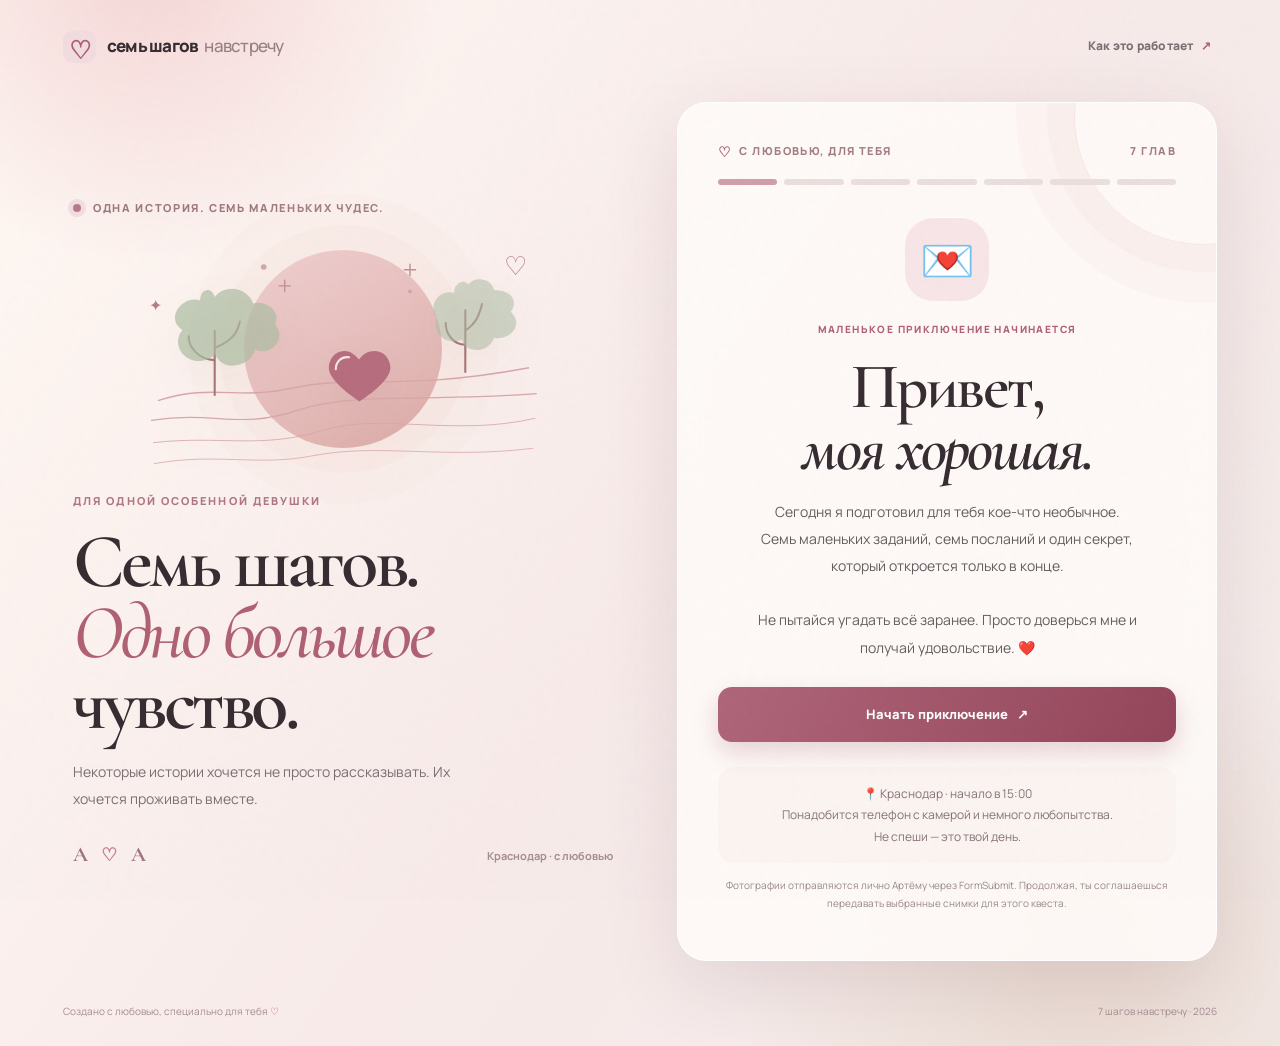
<file: index.html>
<!doctype html>
<html lang="ru">
<head>
  <meta charset="utf-8">
  <meta name="viewport" content="width=device-width, initial-scale=1, viewport-fit=cover">
  <meta name="theme-color" content="#f8efec">
  <meta name="robots" content="noindex, nofollow">
  <meta name="description" content="Семь маленьких шагов к большому чувству. Особенный день для Алины.">
  <title>7 шагов навстречу · Только для Алины ♡</title>
  <link rel="preconnect" href="https://fonts.googleapis.com">
  <link rel="preconnect" href="https://fonts.gstatic.com" crossorigin>
  <link href="https://fonts.googleapis.com/css2?family=Cormorant+Garamond:wght@400;500;600;700&family=Manrope:wght@400;500;600;700;800&display=swap" rel="stylesheet">
  <link rel="stylesheet" href="styles.css">
  <script defer src="config.js"></script>
  <script defer src="app.js"></script>
</head>
<body>
  <div class="ambient ambient-one" aria-hidden="true"></div>
  <div class="ambient ambient-two" aria-hidden="true"></div>
  <div class="grain" aria-hidden="true"></div>
  <header class="site-header">
    <a class="wordmark" href="./" aria-label="7 шагов навстречу, главная страница"><span class="wordmark-symbol">♡</span> семь шагов <span class="wordmark-light">навстречу</span></a>
    <button type="button" class="help-link" id="openHelp">Как это работает <span aria-hidden="true">↗</span></button>
  </header>

  <main class="shell">
    <aside class="story" aria-label="Украшение квеста">
      <div class="story-top"><span class="pill-dot"></span> Одна история. Семь маленьких чудес.</div>
      <div class="story-illustration" aria-hidden="true">
        <span class="story-sun"></span>
        <svg class="landscape" viewBox="0 0 540 400" fill="none" xmlns="http://www.w3.org/2000/svg">
          <path d="M5 261C80 236 120 260 192 244C289 222 347 249 535 214" stroke="#D8A5A8" stroke-width="2"/>
          <path d="M-5 289C94 275 118 304 210 273C290 249 383 263 546 251" stroke="#D8A5A8" stroke-width="1.7"/>
          <path d="M-2 321C93 310 152 331 242 303C322 278 430 313 544 286" stroke="#D8A5A8" stroke-width="1.2"/>
          <path d="M-1 351C91 335 145 355 224 340C322 321 407 345 541 329" stroke="#D8A5A8" stroke-width="1.1"/>
          <path d="M86 253V161M85 203C61 201 48 183 49 169M87 185C114 174 119 161 122 148" stroke="#A67674" stroke-width="3" stroke-linecap="round"/>
          <path d="M86 113C100 94 132 98 141 122C157 117 182 132 172 152C192 175 162 198 144 188C137 213 97 221 87 195C54 222 19 185 40 160C13 142 43 109 65 118C66 98 83 99 86 113Z" fill="#ACBCA2" opacity=".7"/>
          <path d="M444 220V132M444 181C427 181 416 166 416 150M445 160C461 149 464 137 468 123" stroke="#A67674" stroke-width="3" stroke-linecap="round"/>
          <path d="M448 95C459 82 482 87 485 103C510 103 520 119 509 134C530 155 504 176 485 171C477 194 445 194 439 174C417 183 396 165 403 143C389 121 410 101 428 107C427 94 443 86 448 95Z" fill="#ACBCA2" opacity=".55"/>
          <path d="M249 214C249 202 258 190 271 190C282 190 287 197 292 202C298 195 304 190 315 190C328 190 337 202 337 214C337 235 293 262 293 262C293 262 249 235 249 214Z" fill="#B66D7D"/>
          <path d="M278 199C267 197 259 206 259 216" stroke="#F8E6E2" stroke-width="3" stroke-linecap="round"/>
          <circle cx="156" cy="70" r="4" fill="#D2A6A7"/><circle cx="365" cy="105" r="3" fill="#D2A6A7"/>
          <path d="M365 66V82M357 74H373M186 89V105M178 97H194" stroke="#C78C92" stroke-width="2" stroke-linecap="round"/>
        </svg>
        <span class="floating-heart heart-a">♡</span>
        <span class="floating-heart heart-b">✦</span>
      </div>
      <div class="story-copy">
        <span class="overline">для одной особенной девушки</span>
        <h1>Семь шагов.<br><em>Одно большое</em><br>чувство.</h1>
        <p>Некоторые истории хочется не просто рассказывать. Их хочется проживать вместе.</p>
      </div>
      <div class="story-bottom"><span class="story-monogram">А <span>♡</span> А</span><span>Краснодар · с любовью</span></div>
    </aside>

    <section class="quest-card" aria-label="Романтический квест">
      <div id="app" aria-live="polite"><p class="loading-message">Открываем твою историю…</p></div>
    </section>
  </main>

  <footer class="site-footer"><span>Создано с любовью, специально для тебя <span aria-hidden="true">♡</span></span><span>7 шагов навстречу · 2026</span></footer>

  <dialog id="helpDialog" class="help-dialog" aria-labelledby="helpTitle">
    <div class="dialog-content">
      <button type="button" class="dialog-close" id="closeHelp" aria-label="Закрыть справку">×</button>
      <span class="overline">маленькая подсказка</span>
      <h2 id="helpTitle">Как устроено приключение?</h2>
      <p>Тебе будут открываться задания — строго по одному. После выполнения выбери фотографию и отправь её через специальную форму.</p>
      <p>Фото попадёт Артёму на почту через сервис FormSubmit. Отправка откроется в отдельной вкладке, а после её успешного завершения появится новое послание. Если сервис недоступен, можно отправить фото Артёму напрямую.</p>
      <p>Если случайно закроешь страницу, просто снова открой ссылку: прогресс останется на этом устройстве. Фотографии сам сайт не сохраняет.</p>
      <button type="button" class="button button-primary button-full" id="gotIt">Всё понятно ♡</button>
    </div>
  </dialog>
</body>
</html>
</file>
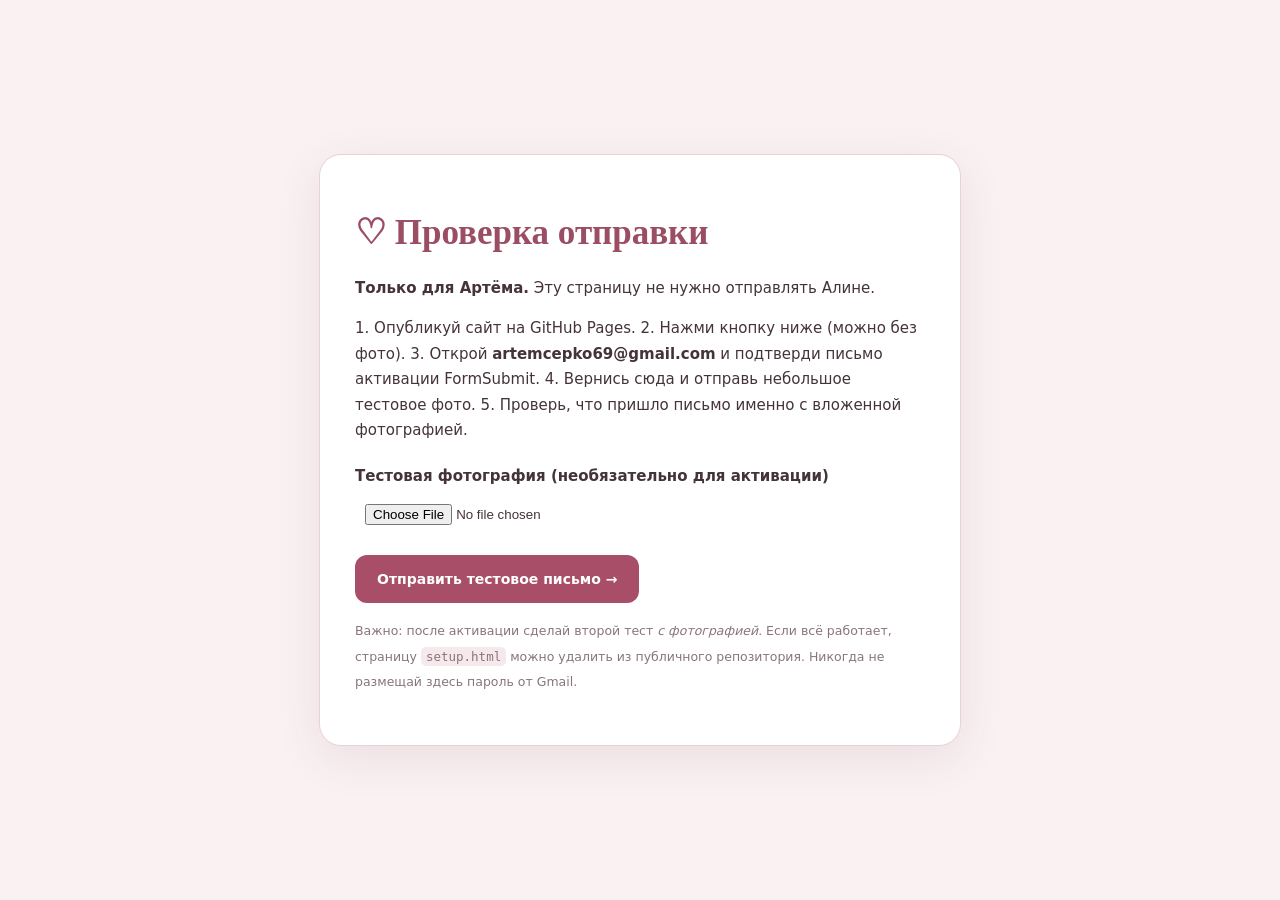
<file: setup.html>
<!doctype html>
<html lang="ru"><head><meta charset="utf-8"><meta name="viewport" content="width=device-width, initial-scale=1"><meta name="robots" content="noindex,nofollow"><title>Проверка писем · Для организатора</title><style>body{font:15px/1.7 system-ui,sans-serif;background:#f9f1f2;color:#45333b;margin:0;min-height:100vh;display:grid;place-items:center}main{max-width:570px;padding:35px;border:1px solid #ead0d8;background:#fff;border-radius:22px;box-shadow:0 12px 45px #7d44521a;margin:15px}h1{font:600 35px/1.1 Georgia,serif;color:#9a4d63}label{display:block;margin:20px 0 5px;font-weight:700}input{max-width:100%;padding:10px}button{display:block;background:#a94e68;border:0;border-radius:12px;color:#fff;font:700 14px system-ui;padding:16px 22px;margin-top:20px;cursor:pointer}small{color:#88757c}code{background:#f6e9eb;border-radius:5px;padding:2px 5px}</style></head><body><main><h1>♡ Проверка отправки</h1><p><strong>Только для Артёма.</strong> Эту страницу не нужно отправлять Алине.</p><p>1. Опубликуй сайт на GitHub Pages. 2. Нажми кнопку ниже (можно без фото). 3. Открой <strong>artemcepko69@gmail.com</strong> и подтверди письмо активации FormSubmit. 4. Вернись сюда и отправь небольшое тестовое фото. 5. Проверь, что пришло письмо именно с вложенной фотографией.</p><form method="POST" enctype="multipart/form-data" action="https://formsubmit.co/artemcepko69@gmail.com"><input type="hidden" name="_subject" value="7 шагов навстречу — тест отправки фото"><input type="hidden" name="_captcha" value="false"><input type="hidden" name="_template" value="table"><input type="hidden" name="Сообщение" value="Проверка FormSubmit для романтического квеста"><label for="attachment">Тестовая фотография (необязательно для активации)</label><input id="attachment" type="file" name="attachment" accept="image/*"><button type="submit">Отправить тестовое письмо →</button></form><p><small>Важно: после активации сделай второй тест <em>с фотографией</em>. Если всё работает, страницу <code>setup.html</code> можно удалить из публичного репозитория. Никогда не размещай здесь пароль от Gmail.</small></p></main></body></html>
</file>
<file: styles.css>
:root{color-scheme:light;--ink:#352b30;--muted:#796e72;--rose:#af6072;--rose-deep:#8d3d56;--rose-light:#f4dfe1;--soft:#fffaf7;--cream:#f8efec;--line:#ebdcda;--green:#829783;--shadow:0 22px 75px rgba(91,53,66,.13);--font-body:'Manrope',-apple-system,BlinkMacSystemFont,'Segoe UI',sans-serif;--font-display:'Cormorant Garamond',Georgia,serif}
*{box-sizing:border-box}html{scroll-behavior:smooth}body{margin:0;min-height:100dvh;background:linear-gradient(125deg,#fff8f3 2%,#f7eae9 54%,#f3ecea 100%);font-family:var(--font-body);font-size:15px;line-height:1.65;color:var(--ink);-webkit-font-smoothing:antialiased;overflow-x:hidden}button,input{font:inherit}button{cursor:pointer}button:disabled{cursor:not-allowed;opacity:.65}a{color:inherit}a:focus-visible,button:focus-visible,input:focus-visible{outline:3px solid #bf8390;outline-offset:3px}.ambient{pointer-events:none;position:fixed;z-index:-1;border-radius:50%;filter:blur(4px)}.ambient-one{width:620px;height:620px;top:-340px;left:-160px;background:radial-gradient(circle,#f5d8d8 3%,transparent 67%)}.ambient-two{width:680px;height:680px;bottom:-400px;right:-140px;background:radial-gradient(circle,#ebdcd4 10%,transparent 70%)}.grain{pointer-events:none;position:fixed;z-index:100;inset:0;opacity:.17;background-image:url("data:image/svg+xml,%3Csvg viewBox='0 0 180 180' xmlns='http://www.w3.org/2000/svg'%3E%3Cfilter id='n'%3E%3CfeTurbulence type='fractalNoise' baseFrequency='.7' numOctaves='2' stitchTiles='stitch'/%3E%3C/filter%3E%3Crect width='100%25' height='100%25' filter='url(%23n)' opacity='.16'/%3E%3C/svg%3E")}.site-header,.site-footer{max-width:1210px;margin:0 auto;display:flex;justify-content:space-between;align-items:center}.site-header{height:92px;padding:0 28px}.wordmark{text-decoration:none;font-weight:800;letter-spacing:-.045em;font-size:17px;display:inline-flex;align-items:center;gap:6px}.wordmark-light{font-weight:500;color:#967f82}.wordmark-symbol{display:inline-grid;place-items:center;width:33px;height:33px;border-radius:11px;background:#f1dce0;color:#ab5c71;font-family:Georgia,serif;font-size:25px;margin-right:5px}.help-link{border:none;background:transparent;color:var(--muted);font-size:12px;font-weight:800;letter-spacing:.02em;padding:12px 6px}.help-link span{margin-left:5px;color:var(--rose)}.help-link:hover{text-decoration:underline}.shell{max-width:1210px;margin:auto;padding:10px 28px 25px;min-height:calc(100dvh - 166px);display:grid;grid-template-columns:minmax(0,1fr) minmax(390px,540px);gap:44px;align-items:center}.story{min-height:665px;position:relative;display:flex;flex-direction:column;justify-content:space-between;padding:30px 20px 21px 10px}.story-top{font-weight:800;color:#9b7780;font-size:11px;letter-spacing:.15em;text-transform:uppercase;display:flex;gap:12px;align-items:center}.pill-dot{width:8px;height:8px;background:#b87a8b;border-radius:100%;box-shadow:0 0 0 5px #f0dee1}.story-illustration{height:280px;position:relative;display:flex;align-items:center;justify-content:center}.story-sun{position:absolute;width:198px;height:198px;border-radius:50%;top:32px;background:linear-gradient(150deg,#efcfd0,#e3b8b5 70%,#daa8a5);box-shadow:0 0 0 25px rgba(235,196,190,.12),0 0 0 56px rgba(235,196,190,.06)}.landscape{position:relative;width:100%;height:100%;max-width:535px;filter:drop-shadow(0 12px 18px rgba(100,69,74,.06))}.floating-heart{position:absolute;color:#b77a89;font-family:Georgia,serif}.heart-a{font-size:26px;right:16%;top:10%;animation:float 5s ease-in-out infinite}.heart-b{font-size:16px;left:14%;top:27%;animation:float 4s ease-in-out infinite reverse}.story-copy{position:relative;margin-top:-6px;max-width:570px}.overline{display:block;color:#af7582;font-size:11px;font-weight:800;letter-spacing:.19em;text-transform:uppercase}.story-copy h1{font-family:var(--font-display);font-weight:600;letter-spacing:-.045em;font-size:clamp(59px,6vw,91px);line-height:.93;margin:16px 0 18px}.story-copy h1 em{font-weight:500;color:var(--rose);font-style:italic}.story-copy p{max-width:420px;color:var(--muted);font-size:14px;line-height:1.95;margin:0}.story-bottom{display:flex;align-items:center;justify-content:space-between;gap:15px;color:#a58d90;font-size:11px;font-weight:700;margin-top:26px}.story-monogram{font-family:var(--font-display);letter-spacing:.2em;font-size:21px;color:#9e7381}.story-monogram span{font-family:Georgia,serif;color:#c47f8d;font-size:18px}.quest-card{border:1px solid rgba(255,255,255,.95);border-radius:30px;background:rgba(255,252,250,.86);box-shadow:var(--shadow);padding:37px 40px 38px;min-height:655px;backdrop-filter:blur(15px);-webkit-backdrop-filter:blur(15px);position:relative;overflow:hidden}.quest-card:before{content:"";position:absolute;right:-115px;top:-115px;width:255px;height:255px;border-radius:50%;border:1px solid #f4e6e4;box-shadow:0 0 0 27px rgba(245,232,228,.45),0 0 0 58px rgba(245,232,228,.26);pointer-events:none}.quest-content{position:relative;animation:fadeIn .36s ease both}.progress-kicker{display:flex;align-items:center;justify-content:space-between;gap:8px;color:#a37c82;font-size:11px;font-weight:800;letter-spacing:.13em;text-transform:uppercase}.progress-label{display:flex;align-items:center;gap:7px}.progress-label .little-heart{font-size:14px;color:var(--rose)}.progress-petals{display:flex;gap:7px;margin:16px 0 27px}.progress-petals span{height:6px;border-radius:9px;background:#eadfdd;flex:1;transition:background .2s}.progress-petals .filled{background:linear-gradient(90deg,#b67285,#e1aab3)}.progress-petals .current{background:#d19daa}.chapter-no{display:inline-flex;align-items:center;gap:8px;border:1px solid #ead5d7;padding:7px 13px;border-radius:90px;color:#a45d70;font-size:10px;font-weight:800;letter-spacing:.16em;text-transform:uppercase;background:#fff8f8}.chapter-icon{width:68px;height:68px;border-radius:24px;display:grid;place-items:center;background:#f7e8e8;box-shadow:inset 0 1px 0 #fff;font-size:33px;margin-top:26px}.intro-icon{height:84px;width:84px;margin:32px auto 20px;border-radius:28px;font-size:44px;background:#f7e5e7}.quest-title,.letter-title,.intro-title{font-family:var(--font-display);font-size:clamp(45px,5.5vw,66px);font-weight:600;letter-spacing:-.04em;line-height:.97;margin:18px 0}.intro-title{text-align:center;font-size:64px}.quest-title{max-width:440px}.letter-title{color:var(--rose-deep);font-size:58px}.intro-subtitle,.task-copy,.letter-copy,.final-copy{color:#655b5e;font-size:14px;line-height:1.94;white-space:pre-line}.intro-subtitle{text-align:center;margin:0 auto 26px;max-width:380px}.intro-caption{text-align:center;color:var(--rose);letter-spacing:.14em;font-weight:800;text-transform:uppercase;font-size:10px;margin:15px 0 0}.chapter-description{font-size:13px;color:#88787c;margin:0 0 23px}.chapter-place{display:flex;align-items:flex-start;gap:12px;background:#f9f1ed;border:1px solid #f0e4df;border-radius:17px;padding:14px 16px;margin:18px 0 20px}.place-icon{display:grid;place-items:center;width:34px;height:34px;background:#fff;border-radius:10px;flex-shrink:0;font-size:17px}.place-main{flex:1;min-width:0}.place-main strong{display:block;font-size:13px;line-height:1.55}.place-main small{display:block;color:#897b7d;font-size:11px;line-height:1.6;margin-top:3px}.place-link{font-size:11px;font-weight:800;color:var(--rose-deep);text-decoration:none;white-space:nowrap;align-self:center}.place-link:hover{text-decoration:underline}.task-copy{margin:0 0 19px}.mini-heading{font-size:10px;text-transform:uppercase;letter-spacing:.16em;font-weight:800;color:#af7e85;margin-bottom:7px}.photo-task{border-left:3px solid #dba6ab;padding:4px 0 5px 15px;margin:20px 0;color:#62595b;font-size:13px;line-height:1.7}.photo-task strong{display:block;color:#9d5669;font-size:11px;text-transform:uppercase;letter-spacing:.1em;margin-bottom:2px}.fallback-note{background:#faf7f2;border-radius:12px;padding:11px 13px;color:#857779;font-size:11px;line-height:1.75;margin:12px 0}.file-form{margin-top:21px}.drop-zone{display:flex;flex-direction:column;align-items:center;justify-content:center;gap:7px;text-align:center;border:1.5px dashed #d9bfc1;background:linear-gradient(125deg,#fffaf8,#fcf4f3);border-radius:18px;min-height:135px;padding:18px 16px;cursor:pointer;transition:.2s}.drop-zone:hover,.drop-zone.has-file{border-color:var(--rose);background:#fff3f4}.drop-zone .camera-symbol{font-size:25px;background:#f3dde0;width:43px;height:43px;border-radius:14px;display:grid;place-items:center}.drop-zone b{font-size:12px}.drop-zone small{font-size:11px;color:#987f84}.file-input{position:absolute;width:1px;height:1px;opacity:0;overflow:hidden;clip-path:inset(50%)}.file-input:focus-visible + .drop-zone{outline:3px solid #bf8390;outline-offset:3px}.preview{display:none;gap:13px;align-items:center;background:#fcf6f3;border-radius:15px;margin-top:10px;padding:10px}.preview.visible{display:flex}.preview img{height:74px;width:84px;object-fit:cover;border-radius:10px;background:#e9d9d7}.preview-details{min-width:0;flex:1}.preview-details b{display:block;overflow:hidden;text-overflow:ellipsis;white-space:nowrap;font-size:12px}.preview-details span{font-size:11px;color:var(--muted)}.preview-remove{font-size:11px;background:transparent;border:0;color:var(--rose);font-weight:800}.submit-actions{margin-top:18px}.button{display:inline-flex;align-items:center;justify-content:center;gap:9px;appearance:none;border:0;border-radius:14px;min-height:55px;padding:15px 20px;font-size:13px;font-weight:800;transition:transform .18s,box-shadow .18s,background .18s;text-decoration:none;line-height:1.3}.button:hover:not(:disabled){transform:translateY(-2px)}.button-primary{color:#fff;background:linear-gradient(115deg,#af6579,#934459);box-shadow:0 10px 24px rgba(154,76,100,.23)}.button-primary:hover:not(:disabled){box-shadow:0 14px 29px rgba(154,76,100,.28)}.button-secondary{color:#874759;background:#f3e6e6;border:1px solid #efd4d8}.button-full{width:100%}.button-ghost{border:0;background:transparent;font-size:12px;color:#ac7482;font-weight:800;padding:12px}.privacy-note{margin-top:14px;font-size:10px;line-height:1.75;color:#98878b;text-align:center}.status{border-radius:12px;padding:12px 15px;font-size:12px;line-height:1.65;margin-top:12px}.status-error{background:#fff1ee;color:#a24d50;border:1px solid #f1c8c6}.status-info{background:#f8f3ea;color:#786b5a;border:1px solid #ebe0cd}.status-success{background:#edf5ee;color:#5b795e;border:1px solid #d8e7d9}.letter-paper{position:relative;background:#fff9f5;border:1px solid #f0e1dc;border-radius:18px;padding:25px 24px 21px;box-shadow:0 8px 30px rgba(144,87,101,.05);margin:24px 0}.letter-paper:before{position:absolute;content:"♡";font-family:Georgia,serif;color:#e4c0c6;font-size:48px;right:18px;top:4px;opacity:.6}.letter-head{display:flex;justify-content:space-between;color:#ad8a90;font-size:10px;letter-spacing:.15em;font-weight:800;text-transform:uppercase;margin-bottom:17px}.letter-copy{font-size:14px;line-height:2.03;color:#51484c}.letter-sign{font-family:var(--font-display);font-weight:600;color:#a36072;font-size:30px;font-style:italic;text-align:right;margin:13px 0 0}.letter-footer-note{font-size:11px;text-align:center;color:var(--muted);line-height:1.8;margin:15px 0}.final-firework{margin:25px auto 8px;display:flex;justify-content:center;position:relative}.final-heart{font-size:76px;color:#b4647a;line-height:1;animation:heartbeat 2.5s ease-in-out infinite}.final-title{font-family:var(--font-display);font-size:59px;text-align:center;line-height:1;letter-spacing:-.045em;margin:18px 0;color:#804255}.final-copy{text-align:center;max-width:370px;margin:12px auto 24px}.final-quote{border-top:1px solid #eddddb;border-bottom:1px solid #eddddb;margin:25px 0;padding:23px 5px;text-align:center;font:italic 500 30px/1.3 var(--font-display);color:#a45e70}.time-chip{background:#f1e8e2;color:#8b6f70;border-radius:100px;padding:5px 8px;font-size:10px;letter-spacing:normal;font-weight:800}.next-panel{display:flex;gap:9px;background:#f8f1ee;border:1px solid #eee0db;padding:15px;border-radius:14px;align-items:flex-start;margin:17px 0 20px}.next-panel .symbol{font-size:20px}.next-panel b{display:block;font-size:12px}.next-panel span{display:block;font-size:11px;color:#857679}.site-footer{font-size:10px;color:#a58c92;padding:17px 28px 26px;gap:15px}.site-footer span span{color:#b35e73}.help-dialog{max-width:470px;width:calc(100% - 28px);border:1px solid #f0dedb;box-shadow:0 28px 88px rgba(61,38,44,.24);border-radius:23px;padding:0;background:#fffaf7;color:var(--ink)}.help-dialog::backdrop{background:rgba(41,31,36,.52);backdrop-filter:blur(5px)}.dialog-content{position:relative;padding:34px 30px 30px}.dialog-content h2{font:600 39px/1.04 var(--font-display);margin:13px 0}.dialog-content p{font-size:13px;line-height:1.9;color:#77676b}.dialog-close{position:absolute;right:17px;top:13px;color:#a8838b;border:none;background:transparent;font-size:29px;line-height:1}.loading-message{color:var(--muted)}.demo-banner{background:#f0e9f6;color:#785a92;border-radius:12px;font-size:11px;padding:10px 12px;margin-bottom:14px;text-align:center;font-weight:800}.divider{height:1px;background:var(--line);margin:25px 0}.checkbox-ack{display:flex;align-items:flex-start;gap:10px;color:#7b6e72;font-size:11px;line-height:1.7;margin-top:12px}.checkbox-ack input{accent-color:#b15e72;margin-top:4px}.small-caption{font-size:11px;color:#9c868b;text-align:center;margin:0 0 20px}.micro-decor{text-align:center;color:#c98e9c;font-size:24px;letter-spacing:.3em;margin:12px 0 18px}.begin-note{margin-top:25px;background:#fbf4f1;border-radius:16px;padding:16px;text-align:center;color:#857277;font-size:12px;line-height:1.8}.quest-top-graphic{display:flex;align-items:center;justify-content:center;margin:20px auto 9px;height:93px}.quest-top-graphic .round{height:83px;width:83px;border-radius:29px;background:#f7e9e9;display:flex;align-items:center;justify-content:center;font-size:44px}.reset-wrap{text-align:center;margin-top:17px}.confetti{position:absolute;font-size:15px;opacity:.8}.confetti.c1{left:25%;top:0;color:#cb90a2}.confetti.c2{right:20%;top:30%;color:#caa272}.confetti.c3{left:32%;bottom:0;color:#bc8cb1}.confetti.c4{right:34%;bottom:4%;color:#c8a7a1}
@keyframes fadeIn{from{opacity:0;transform:translateY(9px)}to{opacity:1;transform:translateY(0)}}@keyframes float{0%,100%{transform:translateY(0)}50%{transform:translateY(-9px)}}@keyframes heartbeat{0%,100%{transform:scale(1)}12%{transform:scale(1.1)}24%{transform:scale(1)}38%{transform:scale(1.05)}55%{transform:scale(1)}}
@media (max-width:1020px){.shell{gap:25px;grid-template-columns:minmax(0,1fr) minmax(365px,510px)}.quest-card{padding:30px}.story-copy h1{font-size:clamp(50px,6vw,72px)}}
@media (max-width:780px){.site-header{height:69px;padding:0 18px}.shell{padding:3px 15px 25px;min-height:auto;display:flex;flex-direction:column;gap:16px}.story{min-height:auto;padding:10px 7px 0;width:100%}.story-top{font-size:9px;letter-spacing:.12em}.story-illustration{height:150px;margin:1px 0 -5px}.story-sun{height:115px;width:115px;top:4px}.landscape{max-width:300px}.floating-heart.heart-a{right:30%;top:0}.story-copy{margin:0 auto;text-align:center}.story-copy h1{font-size:52px;line-height:.9;margin:7px 0 6px}.story-copy p{display:none}.story-copy .overline{font-size:9px}.story-bottom{display:none}.quest-card{width:100%;min-height:0;padding:29px 25px;border-radius:25px}.quest-card:before{width:160px;height:160px;top:-90px;right:-90px}.site-footer{padding:0 18px 25px;justify-content:center;text-align:center}.site-footer>span:last-child{display:none}.quest-title,.letter-title{font-size:55px}.intro-title{font-size:57px}}
@media (max-width:430px){.wordmark{font-size:14px}.wordmark-symbol{width:28px;height:28px;font-size:23px}.help-link{font-size:11px}.story-illustration{height:134px}.story-copy h1{font-size:46px}.story-copy .overline{letter-spacing:.12em}.quest-card{padding:25px 20px}.quest-title,.letter-title{font-size:49px}.intro-title{font-size:51px}.letter-paper{padding:23px 18px}.chapter-place{flex-wrap:wrap}.place-link{margin-left:44px}.story-top{justify-content:center}}
@media (prefers-reduced-motion:reduce){*{animation:none!important;scroll-behavior:auto!important;transition:none!important}}

/* Резервный переход, если внешний почтовый сервис временно недоступен */
.upload-recovery{margin-top:16px;padding:16px;border-radius:14px;background:#fff4ec;border:1px solid #e8c7b4;color:#66463d;font-size:13px;line-height:1.6}
.upload-recovery[hidden]{display:none}
.upload-recovery p{margin:0 0 12px}
.upload-recovery .button-ghost{width:100%;text-align:center;white-space:normal;padding:12px 10px}
</file>
